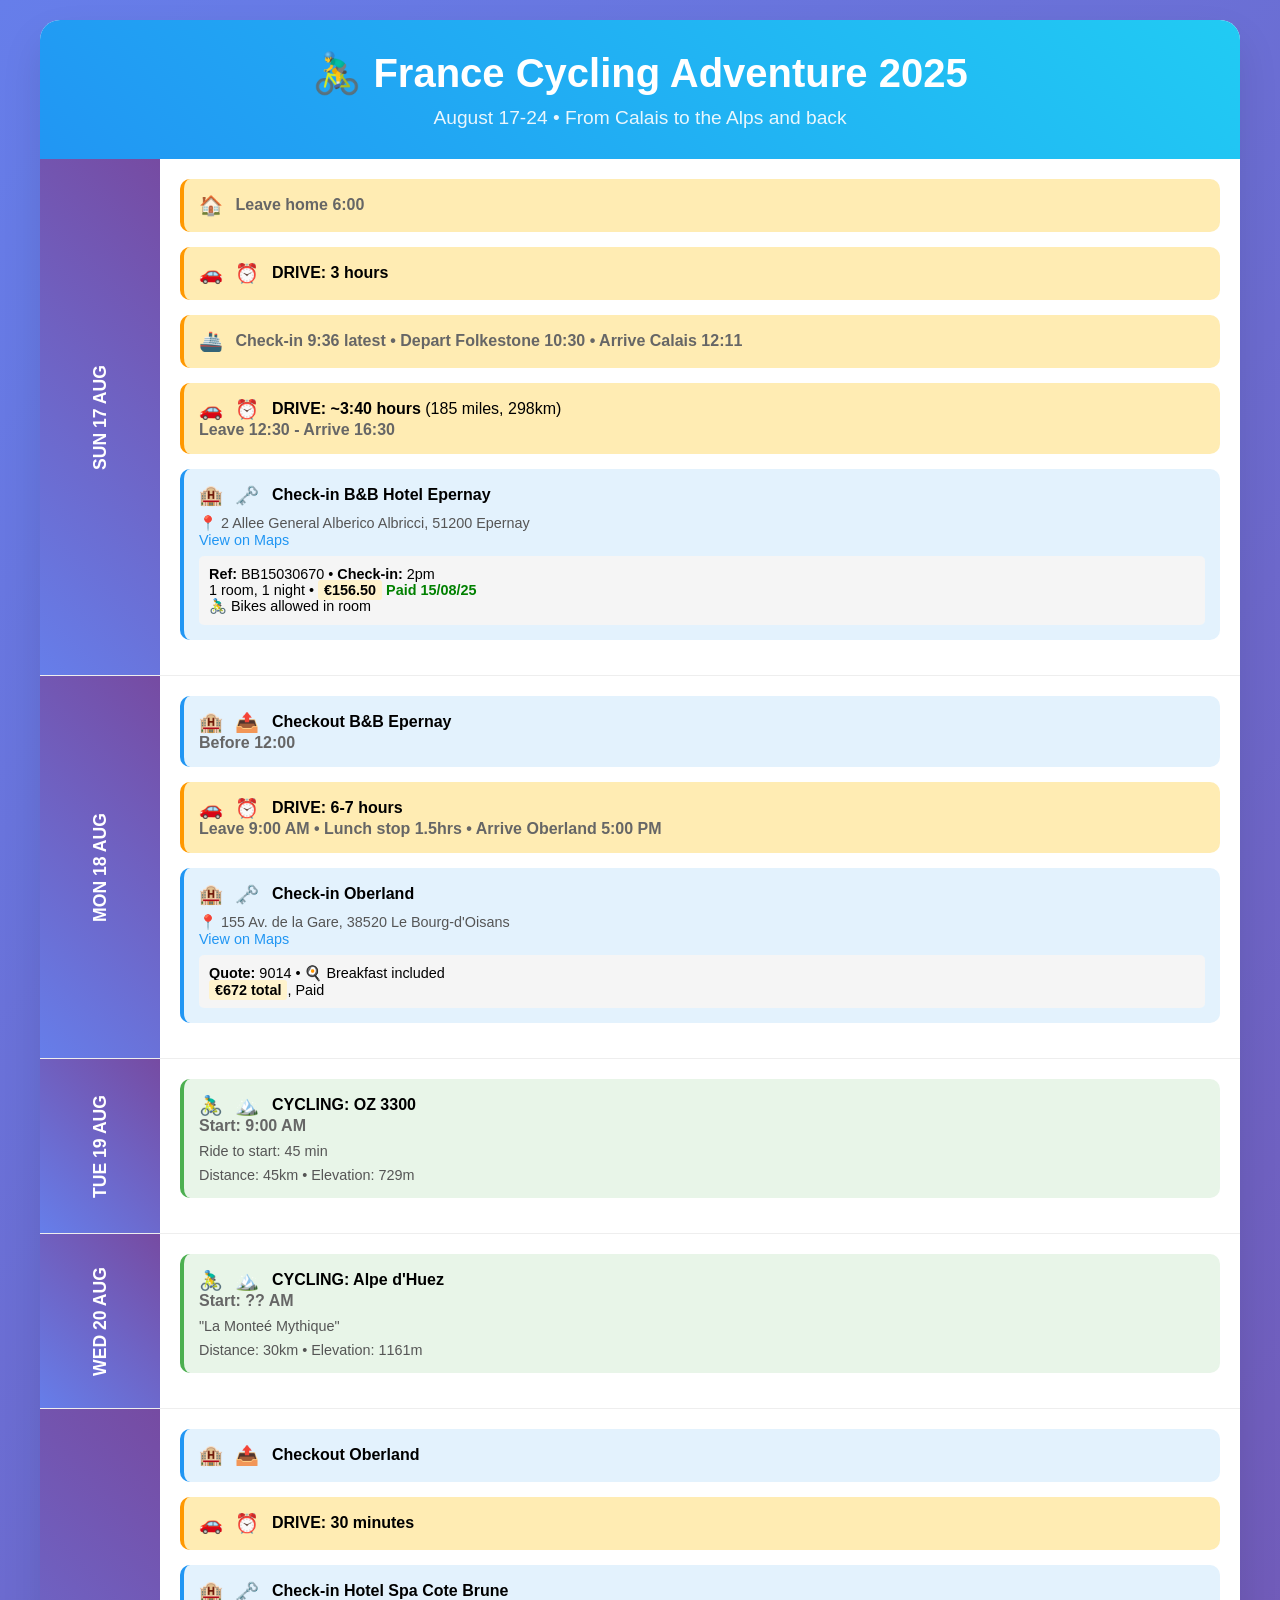
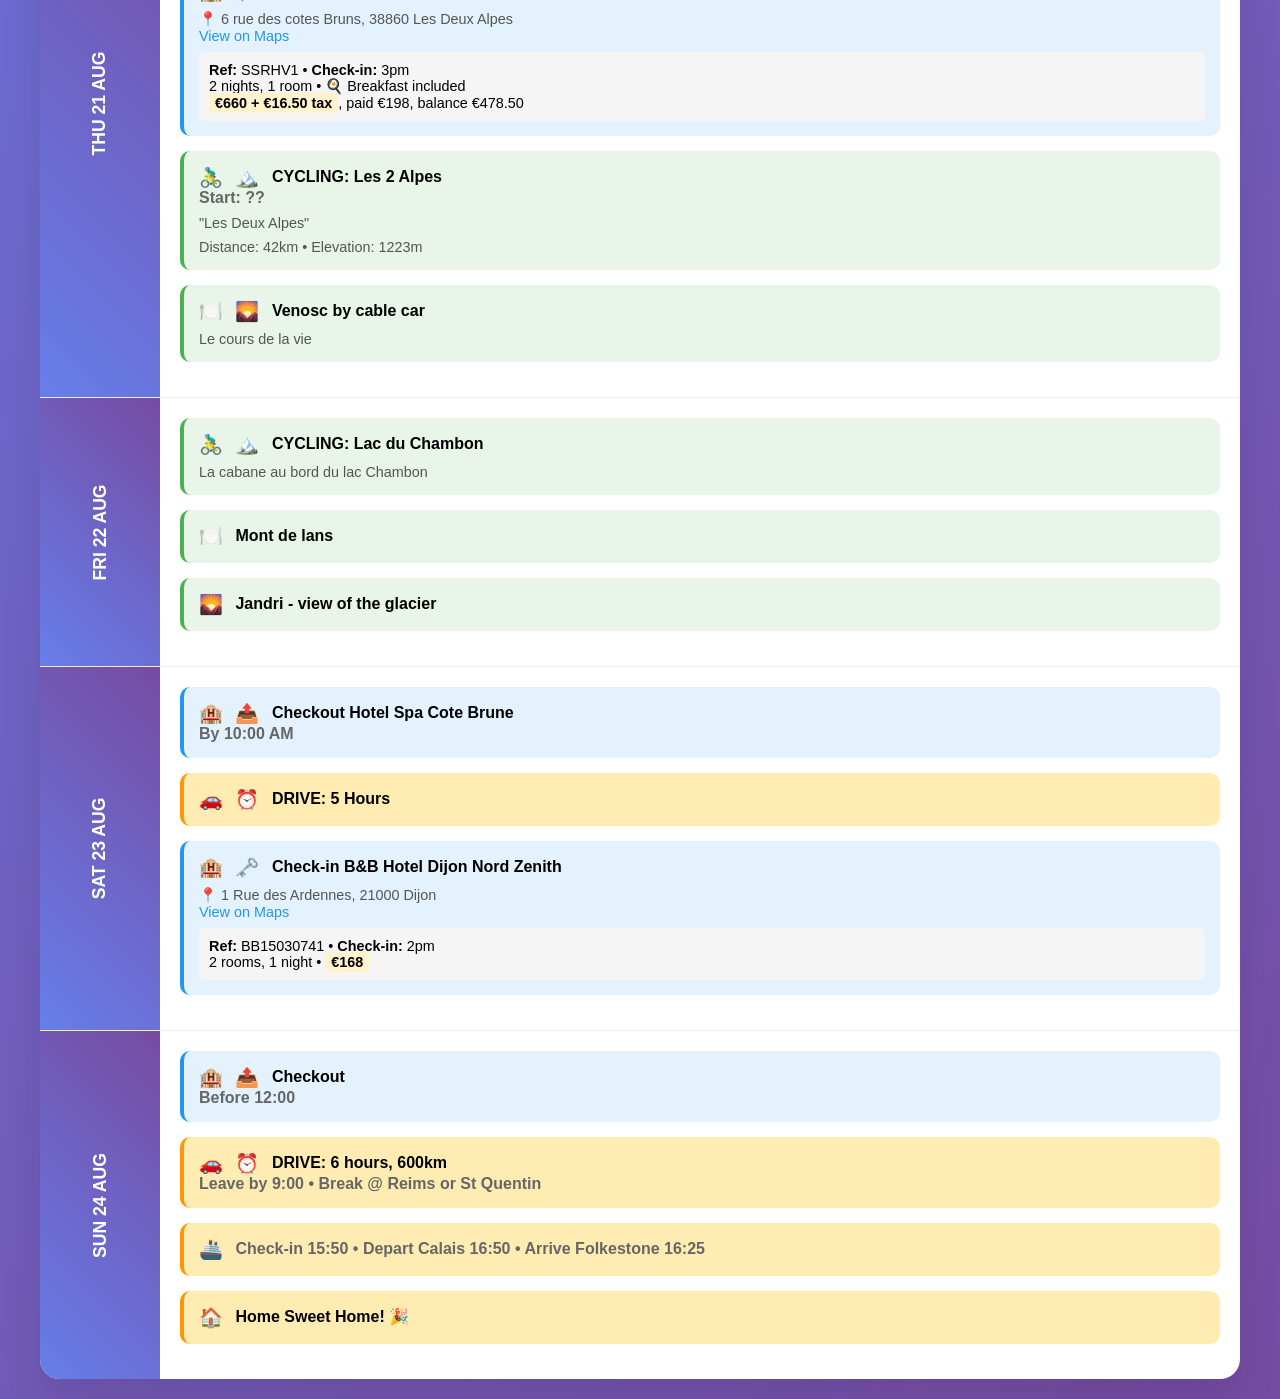
<file: francetrip25.html>
<!DOCTYPE html>
<html lang="en">
<head>
    <meta charset="UTF-8">
    <meta name="viewport" content="width=device-width, initial-scale=1.0">
    <title>France Trip 2025 - Cycling Adventure</title>
    <style>
        * {
            box-sizing: border-box;
            margin: 0;
            padding: 0;
        }

        body {
            font-family: 'Segoe UI', Tahoma, Geneva, Verdana, sans-serif;
            background: linear-gradient(135deg, #667eea 0%, #764ba2 100%);
            min-height: 100vh;
            padding: 20px;
        }

        .container {
            max-width: 1200px;
            margin: 0 auto;
            background: white;
            border-radius: 20px;
            box-shadow: 0 20px 40px rgba(0,0,0,0.1);
            overflow: hidden;
        }

        .header {
            background: linear-gradient(45deg, #2196F3, #21CBF3);
            color: white;
            padding: 30px;
            text-align: center;
        }

        .header h1 {
            font-size: 2.5em;
            margin-bottom: 10px;
        }

        .header p {
            font-size: 1.2em;
            opacity: 0.9;
        }

        .day {
            display: flex;
            border-bottom: 1px solid #eee;
            min-height: 120px;
        }

        .day:last-child {
            border-bottom: none;
        }

        .date-column {
            width: 120px;
            background: linear-gradient(45deg, #667eea, #764ba2);
            color: white;
            display: flex;
            align-items: center;
            justify-content: center;
            position: relative;
        }

        .date-text {
            transform: rotate(-90deg);
            font-weight: bold;
            font-size: 1.1em;
            text-align: center;
            white-space: nowrap;
        }

        .content {
            flex: 1;
            padding: 20px;
        }

        .activity-block {
            margin-bottom: 15px;
            padding: 15px;
            border-radius: 10px;
            border-left: 4px solid;
        }

        .travel {
            background-color: #ffecb3;
            border-left-color: #ff9800;
        }

        .activity {
            background-color: #e8f5e8;
            border-left-color: #4caf50;
        }

        .accommodation {
            background-color: #e3f2fd;
            border-left-color: #2196f3;
        }

        .icon {
            font-size: 1.2em;
            margin-right: 8px;
            vertical-align: middle;
        }

        .time {
            font-weight: bold;
            color: #666;
        }

        .location {
            margin-top: 8px;
            font-size: 0.9em;
            color: #555;
        }

        .booking-info {
            background: #f5f5f5;
            padding: 10px;
            border-radius: 5px;
            margin-top: 8px;
            font-size: 0.9em;
        }

        a {
            color: #2196f3;
            text-decoration: none;
        }

        a:hover {
            text-decoration: underline;
        }

        .highlight {
            background: #fff3cd;
            padding: 2px 6px;
            border-radius: 3px;
            font-weight: bold;
        }
    </style>
</head>
<body>
    <div class="container">
        <div class="header">
            <h1>🚴‍♂️ France Cycling Adventure 2025</h1>
            <p>August 17-24 • From Calais to the Alps and back</p>
        </div>

        <!-- Sunday 17th -->
        <div class="day">
            <div class="date-column">
                <div class="date-text">SUN 17 AUG</div>
            </div>
            <div class="content">
                <div class="activity-block travel">
                    <span class="icon">🏠</span>
                    <span class="time">Leave home 6:00</span>
                </div>
                
                <div class="activity-block travel">
                    <span class="icon">🚗</span>
                    <span class="icon">⏰</span>
                    <strong>DRIVE: 3 hours</strong>
                </div>

                <div class="activity-block travel">
                    <span class="icon">🚢</span>
                    <span class="time">Check-in 9:36 latest • Depart Folkestone 10:30 • Arrive Calais 12:11</span>
                </div>

                <div class="activity-block travel">
                    <span class="icon">🚗</span>
                    <span class="icon">⏰</span>
                    <strong>DRIVE: ~3:40 hours</strong> (185 miles, 298km)
                    <div class="time">Leave 12:30 - Arrive 16:30</div>
                </div>

                <div class="activity-block accommodation">
                    <span class="icon">🏨</span>
                    <span class="icon">🗝️</span>
                    <strong>Check-in B&B Hotel Epernay</strong>
                    <div class="location">
                        📍 2 Allee General Alberico Albricci, 51200 Epernay<br>
                        <a href="https://maps.app.goo.gl/fN3LtbaQHU67GuKC7">View on Maps</a>
                    </div>
                    <div class="booking-info">
                        <strong>Ref:</strong> BB15030670 • <strong>Check-in:</strong> 2pm<br>
                        1 room, 1 night • <span class="highlight">€156.50</span> <span style="color:green;font-weight:bold;">Paid 15/08/25</span> <br>
                        🚴‍♂️ Bikes allowed in room
                    </div>
                </div>
            </div>
        </div>

        <!-- Monday 18th -->
        <div class="day">
            <div class="date-column">
                <div class="date-text">MON 18 AUG</div>
            </div>
            <div class="content">
                <div class="activity-block accommodation">
                    <span class="icon">🏨</span>
                    <span class="icon">📤</span>
                    <strong>Checkout B&B Epernay</strong>
                    <div class="time">Before 12:00</div>
                </div>

                <div class="activity-block travel">
                    <span class="icon">🚗</span>
                    <span class="icon">⏰</span>
                    <strong>DRIVE: 6-7 hours</strong>
                    <div class="time">Leave 9:00 AM • Lunch stop 1.5hrs • Arrive Oberland 5:00 PM</div>
                </div>

                <div class="activity-block accommodation">
                    <span class="icon">🏨</span>
                    <span class="icon">🗝️</span>
                    <strong>Check-in Oberland</strong>
                    <div class="location">
                        📍 155 Av. de la Gare, 38520 Le Bourg-d'Oisans<br>
                        <a href="https://maps.app.goo.gl/PGihD7pLFNxFH1x78">View on Maps</a>
                    </div>
                    <div class="booking-info">
                        <strong>Quote:</strong> 9014 • 🍳 Breakfast included<br>
                        <span class="highlight">€672 total</span>, Paid<br>
                    </div>
                </div>
            </div>
        </div>

        <!-- Tuesday 19th -->
        <div class="day">
            <div class="date-column">
                <div class="date-text">TUE 19 AUG</div>
            </div>
            <div class="content">
                <div class="activity-block activity">
                    <span class="icon">🚴‍♂️</span>
                    <span class="icon">🏔️</span>
                    <strong>CYCLING: OZ 3300</strong>
                    <div class="time">Start: 9:00 AM</div>
                    <div class="location">Ride to start: 45 min</div>
                    <div class="location">Distance: 45km • Elevation: 729m</div>
                </div>
            </div>
        </div>

        <!-- Wednesday 20th -->
        <div class="day">
            <div class="date-column">
                <div class="date-text">WED 20 AUG</div>
            </div>
            <div class="content">
                <div class="activity-block activity">
                    <span class="icon">🚴‍♂️</span>
                    <span class="icon">🏔️</span>
                    <strong>CYCLING: Alpe d'Huez</strong>
                    <div class="time">Start: ?? AM</div>
                    <div class="location">"La Monteé Mythique"</div>
                    <div class="location">Distance: 30km • Elevation: 1161m</div>
                </div>
            </div>
        </div>

        <!-- Thursday 21st -->
        <div class="day">
            <div class="date-column">
                <div class="date-text">THU 21 AUG</div>
            </div>
            <div class="content">
                <div class="activity-block accommodation">
                    <span class="icon">🏨</span>
                    <span class="icon">📤</span>
                    <strong>Checkout Oberland</strong>
                </div>

                <div class="activity-block travel">
                    <span class="icon">🚗</span>
                    <span class="icon">⏰</span>
                    <strong>DRIVE: 30 minutes</strong>
                </div>

                <div class="activity-block accommodation">
                    <span class="icon">🏨</span>
                    <span class="icon">🗝️</span>
                    <strong>Check-in Hotel Spa Cote Brune</strong>
                    <div class="location">
                        📍 6 rue des cotes Bruns, 38860 Les Deux Alpes<br>
                        <a href="https://maps.app.goo.gl/GkxrqQBD1QmTxDzr5">View on Maps</a>
                    </div>
                    <div class="booking-info">
                        <strong>Ref:</strong> SSRHV1 • <strong>Check-in:</strong> 3pm<br>
                        2 nights, 1 room • 🍳 Breakfast included<br>
                        <span class="highlight">€660 + €16.50 tax</span>, paid €198, balance €478.50
                    </div>
                </div>

                <div class="activity-block activity">
                    <span class="icon">🚴‍♂️</span>
                    <span class="icon">🏔️</span>
                    <strong>CYCLING: Les 2 Alpes</strong>
                    <div class="time">Start: ??</div>
                    <div class="location">"Les Deux Alpes"</div>
                    <div class="location">Distance: 42km • Elevation: 1223m</div>
                </div>
                <div class="activity-block activity">
                    <span class="icon">🍽️</span>
                    <span class="icon">🌄</span>
                    <strong>Venosc by cable car</strong>
                    <div class="location">Le cours de la vie</div>
                </div>
            </div>
        </div>

        <!-- Friday 22nd -->
        <div class="day">
            <div class="date-column">
                <div class="date-text">FRI 22 AUG</div>
            </div>
            <div class="content">
                <div class="activity-block activity">
                    <span class="icon">🚴‍♂️</span>
                    <span class="icon">🏔️</span>
                    <strong>CYCLING: Lac du Chambon</strong>
                    <div class="location">La cabane au bord du lac Chambon</div>
                </div>
                <div class="activity-block activity">
                    <span class="icon">🍽️</span>
                    <strong>Mont de lans</strong>
                </div>
                <div class="activity-block activity">
                    <span class="icon">🌄</span>
                    <strong>Jandri - view of the glacier</strong>
                </div>
            </div>
        </div>

        <!-- Saturday 23rd -->
        <div class="day">
            <div class="date-column">
                <div class="date-text">SAT 23 AUG</div>
            </div>
            <div class="content">
                <div class="activity-block accommodation">
                    <span class="icon">🏨</span>
                    <span class="icon">📤</span>
                    <strong>Checkout Hotel Spa Cote Brune</strong>
                    <div class="time">By 10:00 AM</div>
                </div>

                <div class="activity-block travel">
                    <span class="icon">🚗</span>
                    <span class="icon">⏰</span>
                    <strong>DRIVE: 5 Hours</strong>
                </div>

                <div class="activity-block accommodation">
                    <span class="icon">🏨</span>
                    <span class="icon">🗝️</span>
                    <strong>Check-in B&B Hotel Dijon Nord Zenith</strong>
                    <div class="location">
                        📍 1 Rue des Ardennes, 21000 Dijon<br>
                        <a href="https://maps.app.goo.gl/R5k7w2g5Q9Vigrvx7">View on Maps</a>
                    </div>
                    <div class="booking-info">
                        <strong>Ref:</strong> BB15030741 • <strong>Check-in:</strong> 2pm<br>
                        2 rooms, 1 night • <span class="highlight">€168</span>
                    </div>
                </div>
            </div>
        </div>

        <!-- Sunday 24th -->
        <div class="day">
            <div class="date-column">
                <div class="date-text">SUN 24 AUG</div>
            </div>
            <div class="content">
                <div class="activity-block accommodation">
                    <span class="icon">🏨</span>
                    <span class="icon">📤</span>
                    <strong>Checkout</strong>
                    <div class="time">Before 12:00</div>
                </div>

                <div class="activity-block travel">
                    <span class="icon">🚗</span>
                    <span class="icon">⏰</span>
                    <strong>DRIVE: 6 hours, 600km</strong>
                    <div class="time">Leave by 9:00 • Break @ Reims or St Quentin</div>
                </div>

                <div class="activity-block travel">
                    <span class="icon">🚢</span>
                    <span class="time">Check-in 15:50 • Depart Calais 16:50 • Arrive Folkestone 16:25</span>
                </div>

                <div class="activity-block travel">
                    <span class="icon">🏠</span>
                    <strong>Home Sweet Home! 🎉</strong>
                </div>
            </div>
        </div>
    </div>
</body>
</html>
</file>
